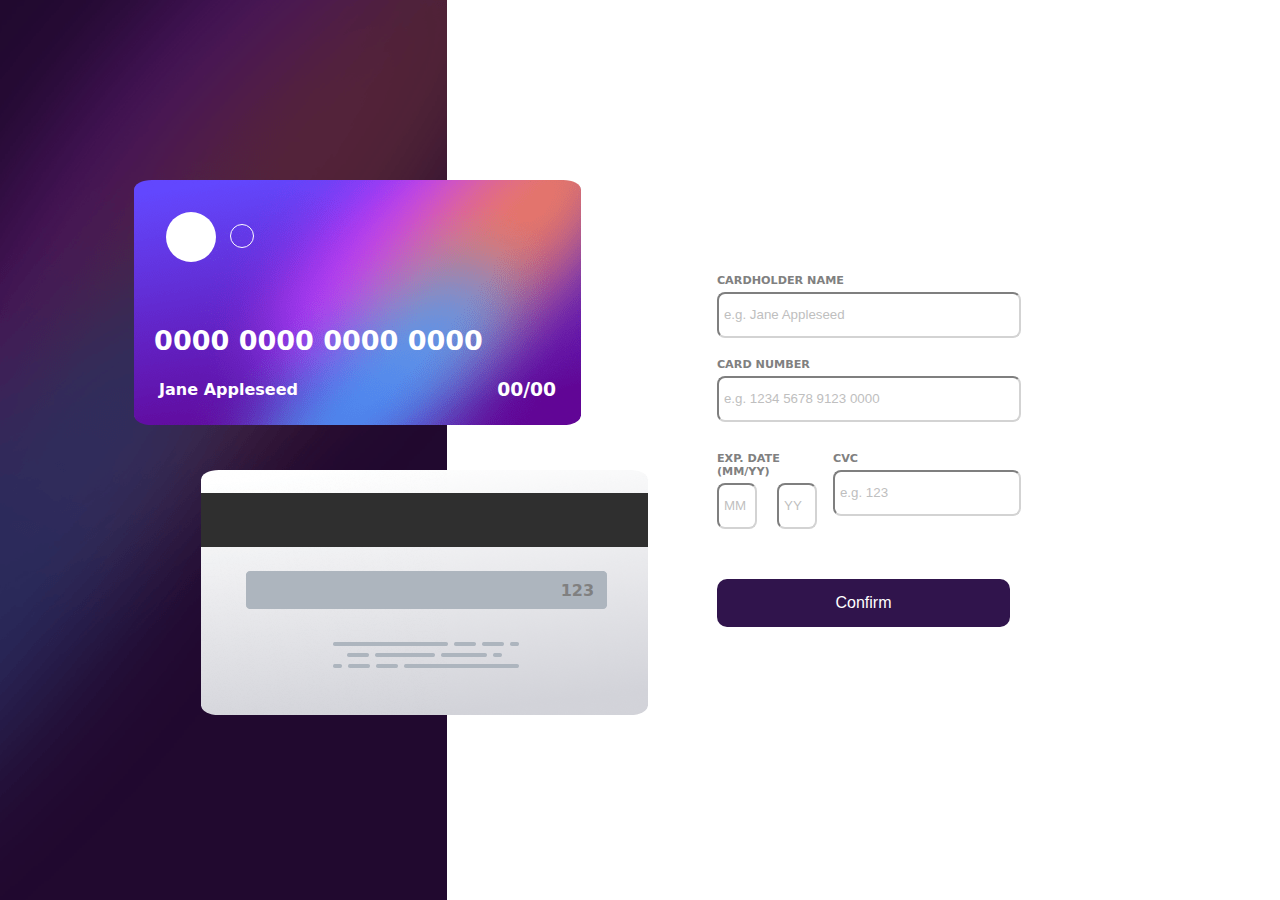
<file: index.html>
<!DOCTYPE html>
<html lang="en">
<head>
  <meta charset="UTF-8">
  <meta name="viewport" content="width=device-width, initial-scale=1.0"> <!-- displays site properly based on user's device -->

  <link rel="icon" type="image/png" sizes="32x32" href="./images/favicon-32x32.png">
  <title>Frontend Mentor | Interactive card details form</title>
  <link rel="stylesheet" href="style.css">

</head>
<body>
  <div class="container">
    <div class="box1">
      <div class="card-logo1">
        <div class="symbols">
          <div class="circle1"></div>
          <div class="circle2"></div>
        </div>
        <div class="card-detail">
          <div id="card-number">
            <h2>0000 0000 0000 0000</h2>
          </div>
          <div class="card">
            <h3 class="cardholder-name" >Jane Appleseed</h3>
            <h3 class="expiry-date">00/00</h3>
          </div>
        </div>

      </div>
      <div class="card-logo2">
        <div class="cvv">123</div>  
      </div>

    </div>
    <div class="box2">
      <div class="cardform">
        <div class="form-area">
        <form action="">
          <div class="text-area">
            <label for="name">CARDHOLDER NAME</label>
            <input type="text" placeholder="e.g. Jane Appleseed" required>
            <label for="cardnum">CARD NUMBER</label>
            <input id="cardnum" placeholder="e.g. 1234 5678 9123 0000" type="number" minlength="16" maxlength="16" required>  
          </div>
          <div class="datearea">
            <div class="dateandcvc">
              <div class="dateandmonthinput">
                <label for="">EXP. DATE (MM/YY)</label>
                <input class="date-input" type="number" placeholder="MM" min="1" max="12" required>
                <input class="date-input" type="number" placeholder="YY" min="22" max="30" required>
              </div>
              <div class="cvc-input">
                <label for="cvc">CVC</label>
                <input id="cvc" type="number" minlength="3" maxlength="3" required placeholder="e.g. 123">
              </div>
            </div>
          </div>
          <div class="submit-btn">
            <button class="btn" type="submit"><a href="sucess.html">Confirm</a></button> 
          </div>
        </form>
      </div>
      </div>
    </div>
  </div>

</body>
</html>
</file>
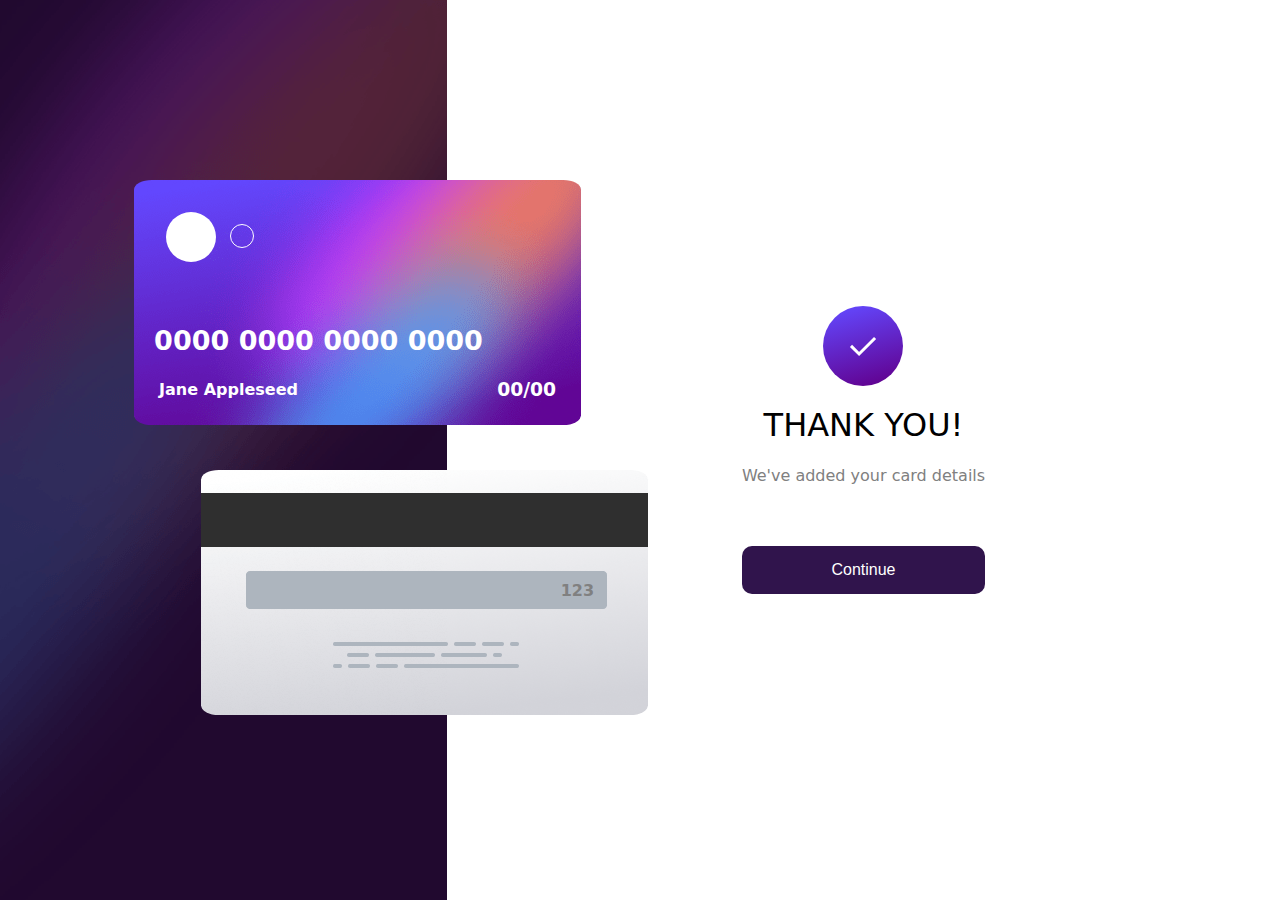
<file: sucess.html>
<!DOCTYPE html>
<html lang="en">
<head>
  <meta charset="UTF-8">
  <meta name="viewport" content="width=device-width, initial-scale=1.0"> <!-- displays site properly based on user's device -->

  <link rel="icon" type="image/png" sizes="32x32" href="./images/favicon-32x32.png">
  
  <title>Frontend Mentor | Interactive card details form</title>
  <link rel="stylesheet" href="style.css">
  <link rel="stylesheet" href="style1.css">
  <!-- Feel free to remove these styles or customise in your own stylesheet 👍 -->
</head>
<body>
  <div class="container">
    <div class="box1">
      <div class="card-logo1">
        <div class="symbols">
          <div class="circle1"></div>
          <div class="circle2"></div>
        </div>
        <div class="card-detail">
          <div id="card-number">
            <h2>0000 0000 0000 0000</h2>
          </div>
          <div class="card">
            <h3 class="cardholder-name" >Jane Appleseed</h3>
            <h3 class="expiry-date">00/00</h3>
          </div>
        </div>

      </div>
      <div class="card-logo2">
        <div class="cvv">123</div>  
      </div>

    </div>
    <div class="box2">
      <div class="completed-form">
        <div class="icon-area">
            <img class="com-img" src="images/icon-complete.svg" alt="">
        </div>
        <div class="text-area">
                <h1>THANK YOU!</h1>
                <h4>We've added your card details</h4>
        </div>
        <div class="btn-area">
            <button class="btn"><a href="index.html">Continue</a></button>
        </div>
      </div>
    </div>
  </div>
  
 
</body>
</html>
</file>
<file: style.css>
body{
    margin: 0;
    font-family: system-ui, -apple-system, BlinkMacSystemFont, 'Segoe UI', Roboto, Oxygen, Ubuntu, Cantarell, 'Open Sans', 'Helvetica Neue', sans-serif;
}

.container{
    display: flex;
    flex-direction: row;
    height: 100vh;
    width:100%;
}

.box1{
    height: 100vh;
    width: 40%;
    background-image:url(images/bg-main-desktop.png) ;
    
}
.symbols{
    width: 50%;
    height: 50%;
    position: relative;
}

.circle1{
    width:50px;
    height: 50px;
    border-radius:50%;
    background-color: white;
    position: relative;
    left:2rem;
    top:2rem;
}

.circle2{
    width: 22px;
    height: 22px;
    border-radius: 50%;
    position: relative;
    left: 6rem;
    bottom:0.4rem;
    border: 0.1rem solid white;
}

.card-detail{
    width: 100%;
    height: 50%;
}

#card-number{
    display: flex;
    width:100%;
    height:50%;
    /* background-color: tomato; */
    /* justify-content: center; */
    margin-left: 20px;
    color: white;
    font-size: large;
}

.card{
    display: flex;
    flex-direction: row;
    align-items: center;
    position: relative;
}

.cardholder-name{
    margin-left: 25px;
    font-size: medium;
    color: white;
}

.expiry-date{
    position: absolute;
    margin-right: 25px;
    right: 0;
    color: white;

}

.box2{
    height: 100vh;
    width: 85%;
    background-color: white;
    display: flex;
    flex-direction: column;
    align-items: center;
    justify-content: center;
    
}

.card-logo1{
    position: relative;
    width:  447px;
    height: 245px;
    top:20%;
    left:30%;
    background-image: url(images/bg-card-front.png);
    border-radius:4%;
}

.card-logo2{
    position: relative;
    width:  447px;
    height: 245px;
    top: 25%;
    left: 45%;
    background-image: url(images/bg-card-back.png);
    border-radius:4%;

}
.cvv{
    position: absolute;
    right: 54px;
    top:111px;
    font-size: medium;
    font-weight: 700;
    color: gray;
}

.cardform{
    width: 40%;
    height: 60%;
    display: flex;
    align-items: center;
}

.form-area{
    margin: 20px;
}




label{
    display: block;
    font-family: system-ui, -apple-system, BlinkMacSystemFont, 'Segoe UI', Roboto, Oxygen, Ubuntu, Cantarell, 'Open Sans', 'Helvetica Neue', sans-serif;
    font-weight: 700;
    font-size: 0.7rem;
    margin-bottom: 5px;
    color: gray;
}

input{
    display: block;
    /* border: none; */
    margin-bottom: 20px;
    width: 100%;
    height: 2.5rem;
    border-radius: 0.5rem;
    padding-left: 5px;
    border-color: lightgray;
    
}

input::-webkit-input-placeholder {
     color: grey; /*Change the placeholder color*/
     opacity: 0.5; /*Change the opacity between 0 and 1*/
}
input:focus{
    outline: none;
    border: none;
    box-shadow: 0 0 0 1px blue;
}

.text-area{
    margin-bottom: 30px;
}

.datearea{
    margin-bottom: 20px;
}
.dateandcvc{
    display: flex;
    flex-direction: row;
}


.date-input{
    display: inline;
    margin-right: 15px;
    width:25%;
    appearance: None;
}

.btn{
    border: none;
    width: 100%;
    height: 3rem;
    background-color: rgb(48, 20, 76);
    border-radius: 10px;
    margin-top: 10px;
    padding: 10px;
    
}

a{
    color: white;
    font-weight: 400;
    font-size: medium;
    text-decoration: none;
}

input[type=number]::-webkit-inner-spin-button, 
input[type=number]::-webkit-outer-spin-button { 
  -webkit-appearance: none; 
}
</file>
<file: style1.css>
.completed-form{
    display: flex;
    flex-direction: column;
    justify-items: center;
    align-items: center;
}

.icon-area{
    width: 100%;
    display: flex;
    flex-direction: row;
    justify-content: center;
    margin-bottom: 20px;
}

.text-area{
    display: flex;
    flex-direction: column;
    width: 100%;
    align-items: center;
    
}

h1{
    font-weight: 500;
    margin: 0;
}

h4{
    font-size: medium;
    font-weight: 200;
    color: gray;
}


.btn-area{
    width: 100%;
}
</file>
